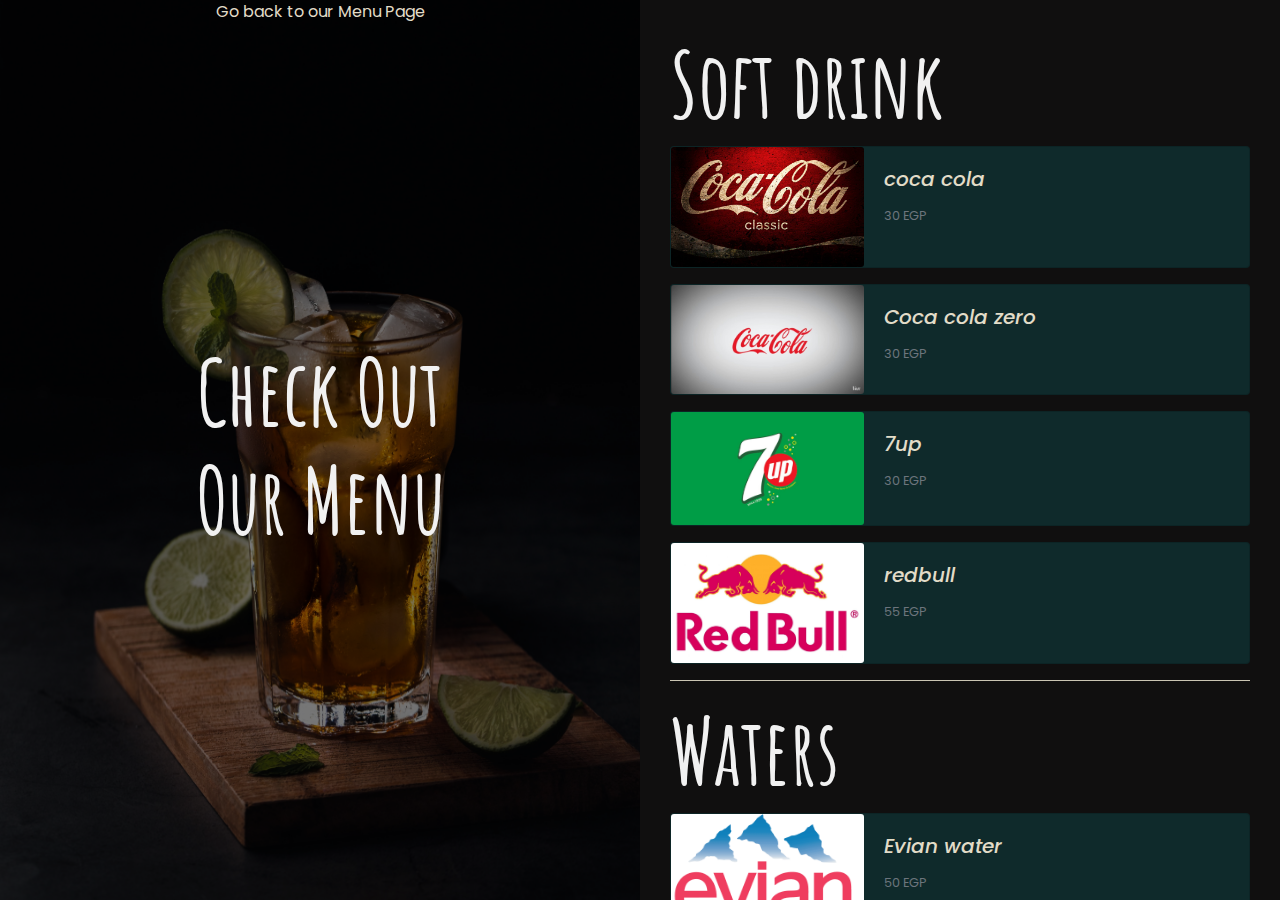
<file: beverages.html>
<!doctype html>
<html lang="en">
  <head>
    <meta charset="utf-8">
    <meta name="viewport" content="width=device-width, initial-scale=1">
    <title>The Beverages Menu</title>
    <link rel="preconnect" href="https://fonts.googleapis.com">
    <link rel="preconnect" href="https://fonts.gstatic.com" crossorigin>
    <link href="https://fonts.googleapis.com/css2?family=Amatic+SC&family=Anonymous+Pro&family=Poppins:wght@100;200;300;400;600;700&display=swap" rel="stylesheet">

    <link rel="stylesheet" href="https://maxcdn.bootstrapcdn.com/bootstrap/4.1.3/css/bootstrap.min.css">
    <script src="https://ajax.googleapis.com/ajax/libs/jquery/3.3.1/jquery.min.js"></script>
    <script src="https://cdnjs.cloudflare.com/ajax/libs/popper.js/1.14.3/umd/popper.min.js"></script>
    <script src="https://maxcdn.bootstrapcdn.com/bootstrap/4.1.3/js/bootstrap.min.js"></script>
     <link href="https://maxcdn.bootstrapcdn.com/font-awesome/4.7.0/css/font-awesome.min.css" rel="stylesheet" >

    <link rel="preconnect" href="https://fonts.googleapis.com">
    <link rel="preconnect" href="https://fonts.gstatic.com" crossorigin>
    <link href="https://fonts.googleapis.com/css2?family=Poppins:wght@100;200;300;400;600;700&display=swap" rel="stylesheet">
    <link rel="preconnect" href="https://fonts.googleapis.com">
<link rel="preconnect" href="https://fonts.gstatic.com" crossorigin>
<link href="https://fonts.googleapis.com/css2?family=Anonymous+Pro&family=Poppins:wght@100;200;300;400;600;700&display=swap" rel="stylesheet">
    <link rel="stylesheet" href="https://use.fontawesome.com/releases/v5.7.0/css/all.css" integrity="sha384-lZN37f5QGtY3VHgisS14W3ExzMWZxybE1SJSEsQp9S+oqd12jhcu+A56Ebc1zFSJ" crossorigin="anonymous">
    <link href="https://cdn.jsdelivr.net/npm/bootstrap@5.2.2/dist/css/bootstrap.min.css" rel="stylesheet" integrity="sha384-Zenh87qX5JnK2Jl0vWa8Ck2rdkQ2Bzep5IDxbcnCeuOxjzrPF/et3URy9Bv1WTRi" crossorigin="anonymous">
    <link rel="stylesheet" href="https://cdn.jsdelivr.net/npm/bootstrap@4.3.1/dist/css/bootstrap.min.css" integrity="sha384-ggOyR0iXCbMQv3Xipma34MD+dH/1fQ784/j6cY/iJTQUOhcWr7x9JvoRxT2MZw1T" crossorigin="anonymous">
    <link rel="stylesheet" href="https://cdn.jsdelivr.net/npm/bootstrap@4.6.1/dist/css/bootstrap.min.css">

    <link rel="preconnect" href="https://fonts.googleapis.com">
<link rel="preconnect" href="https://fonts.gstatic.com" crossorigin>
<link href="https://fonts.googleapis.com/css2?family=Poppins:wght@100;200;300;400;600;700&display=swap" rel="stylesheet">

  <script src="https://cdn.jsdelivr.net/npm/jquery@3.6.0/dist/jquery.slim.min.js"></script>
  <script src="https://cdn.jsdelivr.net/npm/popper.js@1.16.1/dist/umd/popper.min.js"></script>
  <script src="https://cdn.jsdelivr.net/npm/bootstrap@4.6.1/dist/js/bootstrap.bundle.min.js"></script>
    
<!-- CSS -->
<link rel="stylesheet" href="https://cdn.rtlcss.com/bootstrap/v4.5.3/css/bootstrap.min.css" integrity="sha384-JvExCACAZcHNJEc7156QaHXTnQL3hQBixvj5RV5buE7vgnNEzzskDtx9NQ4p6BJe" crossorigin="anonymous">

<!-- jQuery and JS bundle w/ Popper.js -->
<script src="https://code.jquery.com/jquery-3.5.1.slim.min.js" integrity="sha384-DfXdz2htPH0lsSSs5nCTpuj/zy4C+OGpamoFVy38MVBnE+IbbVYUew+OrCXaRkfj" crossorigin="anonymous"></script>
<script src="https://cdn.rtlcss.com/bootstrap/v4.5.3/js/bootstrap.bundle.min.js" integrity="sha384-40ix5a3dj6/qaC7tfz0Yr+p9fqWLzzAXiwxVLt9dw7UjQzGYw6rWRhFAnRapuQyK" crossorigin="anonymous"></script>

   <link rel="stylesheet" href="beverages.css">
   <link rel="stylesheet" href="footer.css">
  </head>
  <body>

    <!-- SPLIT PAGE INTO 2 -->
    <div class="row no-gutters">
        <!-- PART 1 -->
        <div class="col no-gutters">
        <div class="leftside d-flex justify-content-center align-items-center">
            <div class="back1-body1">
                <div class="back1"><img src="Beverages/half-back4.jpg"></div>
                <div class="back1 overlay justify-content-center align-items-center text-align-center">
                  <p class="hover-underline-animation"><a href="menu.html">Go back to our Menu Page</a></p>
                  
                </div>
                <h1>Check Out<br>Our Menu<br></h1>
                  
                
              </div> 
        </div>
        </div>

         <!-- PART 2 -->
        <div class="col no-gutters">
            <div class="rightside " id="right">
                
                <!-- beverages -->
                <h1>Soft drink</h1>
                <div class="card mb-3" style="max-width: 100%;">
                    <div class="row no-gutters">
                      <div class="col-md-4">
                        <img src="Beverages/coca cola.jpg" class="card-img" alt="...">
                      </div>
                      <div class="col-md-8">
                        <div class="card-body">
                          <h5 class="card-title" style="font-style: italic;">coca cola</h5>
                         
                          <p class="card-text"><small class="text-muted">30 EGP</small></p>
                        </div>
                      </div>
                    </div>
                  </div>

                  <div class="card mb-3" style="max-width: 100%;">
                    <div class="row no-gutters">
                      <div class="col-md-4">
                        <img src="Beverages/coca cola zero.jpg" class="card-img" alt="...">
                      </div>
                      <div class="col-md-8">
                        <div class="card-body">
                          <h5 class="card-title" style="font-style: italic;">Coca cola zero</h5>
                         
                          <p class="card-text"><small class="text-muted">30 EGP</small></p>
                        </div>
                      </div>
                    </div>
                  </div>

                  <div class="card mb-3" style="max-width: 100%;">
                    <div class="row no-gutters">
                      <div class="col-md-4">
                        <img src="Beverages/7up.jpg" class="card-img" alt="...">
                      </div>
                      <div class="col-md-8">
                        <div class="card-body">
                          <h5 class="card-title" style="font-style: italic;">7up</h5>
                        
                          <p class="card-text"><small class="text-muted">30 EGP</small></p>
                        </div>
                      </div>
                    </div>
                  </div>

                  <div class="card mb-3" style="max-width: 100%;">
                    <div class="row no-gutters">
                      <div class="col-md-4">
                        <img src="Beverages/redbull.webp" class="card-img" alt="...">
                      </div>
                      <div class="col-md-8">
                        <div class="card-body">
                          <h5 class="card-title" style="font-style: italic;">redbull</h5>
                         
                          <p class="card-text"><small class="text-muted">55 EGP</small></p>
                        </div>
                      </div>
                    </div>
                  </div>


                  

                  <hr style="background-color:#E2DCC8 ;">

                  <!-- WATERS -->
                  <h1>Waters</h1>
                <div class="card mb-3" style="max-width: 100%;">
                    <div class="row no-gutters">
                      <div class="col-md-4">
                        <img src="Beverages/evian.png" class="card-img" alt="...">
                      </div>
                      <div class="col-md-8">
                        <div class="card-body">
                          <h5 class="card-title" style="font-style: italic;">Evian water</h5>
                        
                          <p class="card-text"><small class="text-muted">50 EGP</small></p>
                        </div>
                      </div>
                    </div>
                  </div>

                  <div class="card mb-3" style="max-width: 100%;">
                    <div class="row no-gutters">
                      <div class="col-md-4">
                        <img src="Beverages/nestle.png" class="card-img" alt="...">
                      </div>
                      <div class="col-md-8">
                        <div class="card-body">
                          <h5 class="card-title" style="font-style: italic;">Nestle water</h5>
                        
                          <p class="card-text"><small class="text-muted">15 EGP</small></p>
                        </div>
                      </div>
                    </div>
                  </div>

                  <div class="card mb-3" style="max-width: 100%;">
                    <div class="row no-gutters">
                      <div class="col-md-4">
                        <img src="Beverages/water2.jpg" class="card-img" alt="...">
                      </div>
                      <div class="col-md-8">
                        <div class="card-body">
                          <h5 class="card-title" style="font-style: italic;">San Pellegrino Sparkling</h5>
                          
                          <p class="card-text"><small class="text-muted">50 EGP</small></p>
                        </div>
                      </div>
                    </div>
                  </div>

              <hr style="background-color:#E2DCC8 ;">

              <!-- HOT DRINKS -->
              <h1>Hot drinks</h1>
                <div class="card mb-3" style="max-width: 100%;">
                    <div class="row no-gutters">
                      <div class="col-md-4">
                        <img src="Beverages/esp1.jpg" class="card-img" alt="...">
                      </div>
                      <div class="col-md-8">
                        <div class="card-body">
                          <h5 class="card-title" style="font-style: italic;">Espresso</h5>
                      
                          <p class="card-text"><small class="text-muted">35 EGP</small></p>
                        </div>
                      </div>
                    </div>
                  </div>

                  <div class="card mb-3" style="max-width: 100%;">
                    <div class="row no-gutters">
                      <div class="col-md-4">
                        <img src="Beverages/cap1.jpg" class="card-img" alt="...">
                      </div>
                      <div class="col-md-8">
                        <div class="card-body">
                          <h5 class="card-title" style="font-style: italic;">Cappuccino</h5>
                       
                          <p class="card-text"><small class="text-muted">50 EGP</small></p>
                        </div>
                      </div>
                    </div>
                  </div>

                  <div class="card mb-3" style="max-width: 100%;">
                    <div class="row no-gutters">
                      <div class="col-md-4">
                        <img src="Beverages/tea11.jpg" class="card-img" alt="...">
                      </div>
                      <div class="col-md-8">
                        <div class="card-body">
                          <h5 class="card-title" style="font-style: italic;">Black tea</h5>
                         
                          <p class="card-text"><small class="text-muted">25 EGP</small></p>
                        </div>
                      </div>
                    </div>
                  </div>

                  <div class="card mb-3" style="max-width: 100%;">
                    <div class="row no-gutters">
                      <div class="col-md-4">
                        <img src="Beverages/Hot-Chocolate.webp" class="card-img" alt="...">
                      </div>
                      <div class="col-md-8">
                        <div class="card-body">
                          <h5 class="card-title" style="font-style: italic;">Hot chocalate</h5>
                          
                          <p class="card-text"><small class="text-muted">50 EGP</small></p>
                        </div>
                      </div>
                    </div>
                  </div>

                
                  <hr style="background-color:#E2DCC8 ;">

                 <!-- SMOOTHIE -->
              <h1>Smoothie</h1>
              <div class="card mb-3" style="max-width: 100%;">
                  <div class="row no-gutters">
                    <div class="col-md-4">
                      <img src="Beverages/_tropical smoothie.jpg" class="card-img" alt="...">
                    </div>
                    <div class="col-md-8">
                      <div class="card-body">
                        <h5 class="card-title" style="font-style: italic;">Tropical smoothie</h5>
                        
                        <p class="card-text"><small class="text-muted">60 EGP</small></p>
                      </div>
                    </div>
                  </div>
                </div>

                <div class="card mb-3" style="max-width: 100%;">
                  <div class="row no-gutters">
                    <div class="col-md-4">
                      <img src="Beverages/mango-smoothie-2.jpg" class="card-img" alt="...">
                    </div>
                    <div class="col-md-8">
                      <div class="card-body">
                        <h5 class="card-title" style="font-style: italic;">mango smoothie</h5>
                       
                        <p class="card-text"><small class="text-muted">80 EGP</small></p>
                      </div>
                    </div>
                  </div>
                </div>

                <div class="card mb-3" style="max-width: 100%;">
                  <div class="row no-gutters">
                    <div class="col-md-4">
                      <img src="Beverages/frozen-fruit-smoothie-5.jpg" class="card-img" alt="...">
                    </div>
                    <div class="col-md-8">
                      <div class="card-body">
                        <h5 class="card-title" style="font-style: italic;">Frozen fruit smoothie</h5>
                       
                        <p class="card-text"><small class="text-muted">55 EGP</small></p>
                      </div>
                    </div>
                  </div>
                </div>

                <div class="card mb-3" style="max-width: 100%;">
                  <div class="row no-gutters">
                    <div class="col-md-4">
                      <img src="Beverages/Kiwi-Smoothie copy.png" class="card-img" alt="...">
                    </div>
                    <div class="col-md-8">
                      <div class="card-body">
                        <h5 class="card-title" style="font-style: italic;">Kiwi smoothie</h5>
                        <p class="card-text">Creamy seafood soup with shrimps, mussels, calamari and dill.</p>
                        <p class="card-text"><small class="text-muted">60 EGP</small></p>
                      </div>
                    </div>
                  </div>
                </div>

                <div class="card mb-3" style="max-width: 100%;">
                  <div class="row no-gutters">
                    <div class="col-md-4">
                      <img src="Beverages/mix berry smoothie.jpg" class="card-img" alt="...">
                    </div>
                    <div class="col-md-8">
                      <div class="card-body">
                        <h5 class="card-title" style="font-style: italic;">Mixberry smoothie</h5>
                        
                        <p class="card-text"><small class="text-muted">60 EGP</small></p>
                      </div>
                    </div>
                  </div>
                </div>


                <hr style="background-color:#E2DCC8 ;">


<!-- FOOTER -->

<footer class="mainfooter" role="contentinfo">
  <div class="footer-middle">
  <div class="container">
    <div class="row">
      <div class="col-md-3 col-sm-6">
        <!--Column1-->
        <div class="footer-pad">
          <h4>Contact Us</h4>
          <ul class="list-unstyled">
            <li><a href="#"></a></li>
            <li><a href="#">LavaJava@gmail.com</a></li>
            
          </ul>
        </div>
      </div>
      <div class="col-md-3 col-sm-6">
        <!--Column1-->
        <div class="footer-pad">
          <h4>About Us</h4>
          <ul class="list-unstyled">
            <li><a href="#">Learn more our team!</a></li>
            
          </ul>
        </div>
      </div>
      <div class="col-md-3 col-sm-6">
        <!--Column1-->
        <div class="footer-pad">
          <h4>Give us Feedback</h4>
          <ul class="list-unstyled">
            <li><a href="#">Write your own feedback!</a></li>
            
            <li>
              <a href="#"></a>
            </li>
          </ul>
        </div>
      </div>
        <div class="col-md-3">
            <h4>Follow Us</h4>
            <ul class="social-network social-circle">
             <li><a href="https://www.facebook.com/" class="icoFacebook" title="Facebook"><i class="fab fa-facebook-f"></i></a></li>
             <li><a href="https://twitter.com/" class="icoLinkedin" title="Linkedin"><i class="fab fa-twitter"></i></a></li>
             <li><a href="https://www.instagram.com/" class="icoInstagram" title="Instagram"><i class="fab fa-instagram"></i></a></li>
            </ul>				
        </div>
    </div>
    <div class="row">
        <div class="col-md-12 copy">
            <p class="text-center">&copy; Copyright 2022 - Lava Java.  All rights reserved.</p>
        </div>
    </div>


  </div>
  </div>
</footer>


            </div>
        </div>
    </div>

    <script src="https://cdn.jsdelivr.net/npm/bootstrap@4.3.1/dist/js/bootstrap.min.js" integrity="sha384-JjSmVgyd0p3pXB1rRibZUAYoIIy6OrQ6VrjIEaFf/nJGzIxFDsf4x0xIM+B07jRM" crossorigin="anonymous"></script>
    <script src="https://cdn.jsdelivr.net/npm/bootstrap@5.2.2/dist/js/bootstrap.bundle.min.js" integrity="sha384-OERcA2EqjJCMA+/3y+gxIOqMEjwtxJY7qPCqsdltbNJuaOe923+mo//f6V8Qbsw3" crossorigin="anonymous"></script>
      <script src="https://cdn.jsdelivr.net/npm/@popperjs/core@2.11.6/dist/umd/popper.min.js" integrity="sha384-oBqDVmMz9ATKxIep9tiCxS/Z9fNfEXiDAYTujMAeBAsjFuCZSmKbSSUnQlmh/jp3" crossorigin="anonymous"></script>
  <script src="https://cdn.jsdelivr.net/npm/bootstrap@5.2.2/dist/js/bootstrap.min.js" integrity="sha384-IDwe1+LCz02ROU9k972gdyvl+AESN10+x7tBKgc9I5HFtuNz0wWnPclzo6p9vxnk" crossorigin="anonymous"></script>
      


              

 
    <script src="https://cdn.jsdelivr.net/npm/bootstrap@5.2.2/dist/js/bootstrap.bundle.min.js" integrity="sha384-OERcA2EqjJCMA+/3y+gxIOqMEjwtxJY7qPCqsdltbNJuaOe923+mo//f6V8Qbsw3" crossorigin="anonymous"></script>
  </body>
</html>
</file>
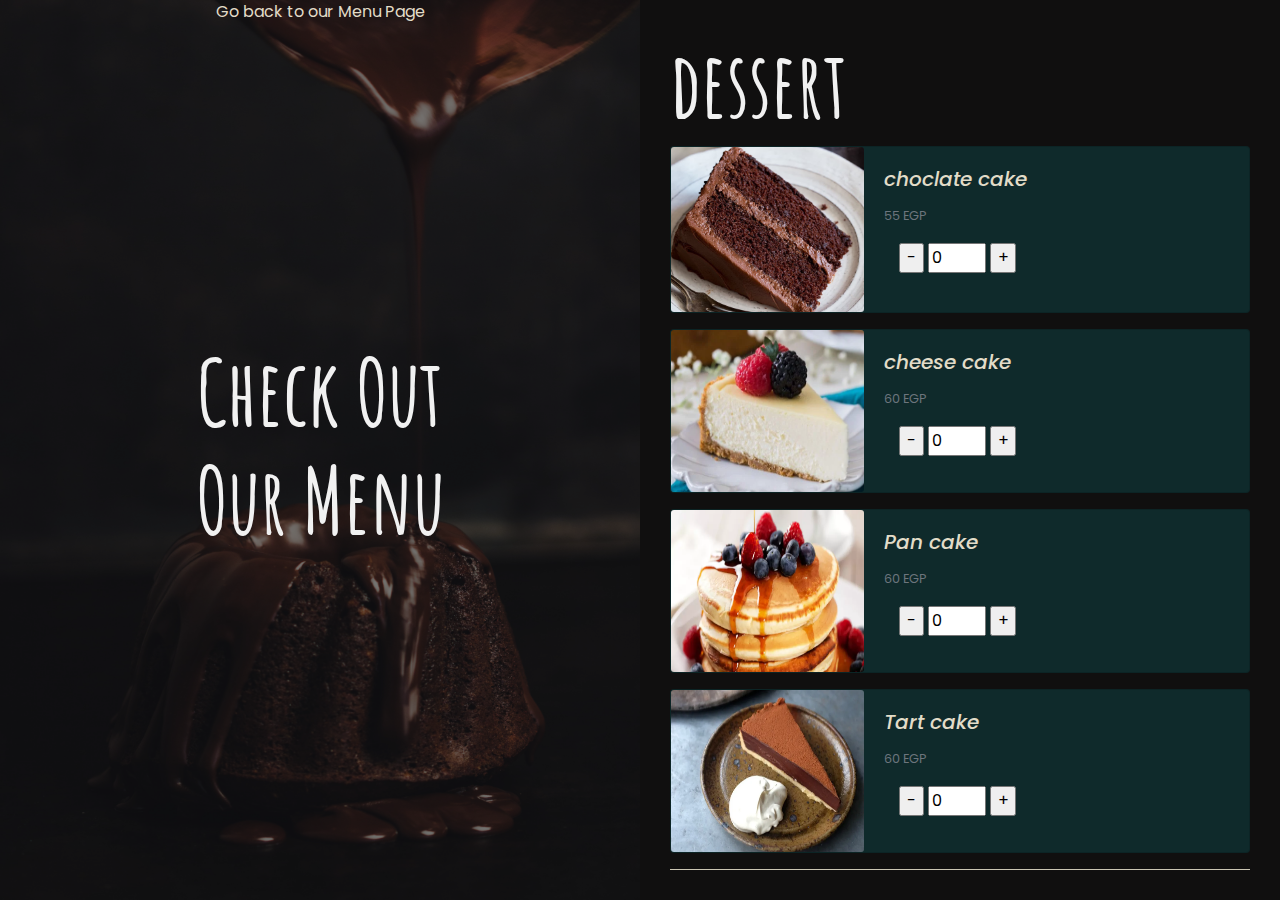
<file: dessert.html>
<!doctype html>
<html lang="en">
  <head>
    <meta charset="utf-8">
    <meta name="viewport" content="width=device-width, initial-scale=1">
    <title>The Dessert Menu</title>
    <link rel="preconnect" href="https://fonts.googleapis.com">
    <link rel="preconnect" href="https://fonts.gstatic.com" crossorigin>
    <link href="https://fonts.googleapis.com/css2?family=Amatic+SC&family=Anonymous+Pro&family=Poppins:wght@100;200;300;400;600;700&display=swap" rel="stylesheet">

    <link rel="stylesheet" href="https://maxcdn.bootstrapcdn.com/bootstrap/4.1.3/css/bootstrap.min.css">
    <script src="https://ajax.googleapis.com/ajax/libs/jquery/3.3.1/jquery.min.js"></script>
    <script src="https://cdnjs.cloudflare.com/ajax/libs/popper.js/1.14.3/umd/popper.min.js"></script>
    <script src="https://maxcdn.bootstrapcdn.com/bootstrap/4.1.3/js/bootstrap.min.js"></script>
     <link href="https://maxcdn.bootstrapcdn.com/font-awesome/4.7.0/css/font-awesome.min.css" rel="stylesheet" >

    <link rel="preconnect" href="https://fonts.googleapis.com">
    <link rel="preconnect" href="https://fonts.gstatic.com" crossorigin>
    <link href="https://fonts.googleapis.com/css2?family=Poppins:wght@100;200;300;400;600;700&display=swap" rel="stylesheet">
    <link rel="preconnect" href="https://fonts.googleapis.com">
<link rel="preconnect" href="https://fonts.gstatic.com" crossorigin>
<link href="https://fonts.googleapis.com/css2?family=Anonymous+Pro&family=Poppins:wght@100;200;300;400;600;700&display=swap" rel="stylesheet">
    <link rel="stylesheet" href="https://use.fontawesome.com/releases/v5.7.0/css/all.css" integrity="sha384-lZN37f5QGtY3VHgisS14W3ExzMWZxybE1SJSEsQp9S+oqd12jhcu+A56Ebc1zFSJ" crossorigin="anonymous">
    <link href="https://cdn.jsdelivr.net/npm/bootstrap@5.2.2/dist/css/bootstrap.min.css" rel="stylesheet" integrity="sha384-Zenh87qX5JnK2Jl0vWa8Ck2rdkQ2Bzep5IDxbcnCeuOxjzrPF/et3URy9Bv1WTRi" crossorigin="anonymous">
    <link rel="stylesheet" href="https://cdn.jsdelivr.net/npm/bootstrap@4.3.1/dist/css/bootstrap.min.css" integrity="sha384-ggOyR0iXCbMQv3Xipma34MD+dH/1fQ784/j6cY/iJTQUOhcWr7x9JvoRxT2MZw1T" crossorigin="anonymous">
    <link rel="stylesheet" href="https://cdn.jsdelivr.net/npm/bootstrap@4.6.1/dist/css/bootstrap.min.css">

    <link rel="preconnect" href="https://fonts.googleapis.com">
<link rel="preconnect" href="https://fonts.gstatic.com" crossorigin>
<link href="https://fonts.googleapis.com/css2?family=Poppins:wght@100;200;300;400;600;700&display=swap" rel="stylesheet">

  <script src="https://cdn.jsdelivr.net/npm/jquery@3.6.0/dist/jquery.slim.min.js"></script>
  <script src="https://cdn.jsdelivr.net/npm/popper.js@1.16.1/dist/umd/popper.min.js"></script>
  <script src="https://cdn.jsdelivr.net/npm/bootstrap@4.6.1/dist/js/bootstrap.bundle.min.js"></script>
    
<!-- CSS -->
<link rel="stylesheet" href="https://cdn.rtlcss.com/bootstrap/v4.5.3/css/bootstrap.min.css" integrity="sha384-JvExCACAZcHNJEc7156QaHXTnQL3hQBixvj5RV5buE7vgnNEzzskDtx9NQ4p6BJe" crossorigin="anonymous">

<!-- jQuery and JS bundle w/ Popper.js -->
<script src="https://code.jquery.com/jquery-3.5.1.slim.min.js" integrity="sha384-DfXdz2htPH0lsSSs5nCTpuj/zy4C+OGpamoFVy38MVBnE+IbbVYUew+OrCXaRkfj" crossorigin="anonymous"></script>
<script src="https://cdn.rtlcss.com/bootstrap/v4.5.3/js/bootstrap.bundle.min.js" integrity="sha384-40ix5a3dj6/qaC7tfz0Yr+p9fqWLzzAXiwxVLt9dw7UjQzGYw6rWRhFAnRapuQyK" crossorigin="anonymous"></script>

   <link rel="stylesheet" href="dessert.css">
   <link rel="stylesheet" href="footer.css">
  </head>
  <body>

    <!-- SPLIT PAGE INTO 2 -->
    <div class="row no-gutters">
        <!-- PART 1 -->
        <div class="col no-gutters">
        <div class="leftside d-flex justify-content-center align-items-center">
            <div class="back1-body1">
                <div class="back1"><img src="desserts/half-back5.jpg"></div>
                <div class="back1 overlay justify-content-center align-items-center text-align-center">
                  <p class="hover-underline-animation"><a href="menu.html">Go back to our Menu Page</a></p>
                  
                </div>
                <h1>Check Out<br>Our Menu<br></h1>
                  
                
              </div> 
        </div>
        </div>

         <!-- PART 2 -->
        <div class="col no-gutters">
            <div class="rightside " id="right">
                
                <!-- dessert -->
                <h1>dessert</h1>
                <div class="card mb-3" style="max-width: 100%;">
                    <div class="row no-gutters">
                      <div class="col-md-4">
                        <img src="desserts/chocolate cake.jpg" class="card-img" alt="...">
                      </div>
                      <div class="col-md-8">
                        <div class="card-body">
                          <h5 class="card-title" style="font-style: italic;">choclate cake</h5>
                         
                          <p class="card-text"><small class="text-muted">55 EGP</small>
                          
                            <div class="container">
                              <input type="button" onclick="decrementValue()" value="-" />
                              <input type="text" name="quantity" value="0" maxlength="2" max="10" size="1" id="number1" />
                              <input type="button" onclick="incrementValue()" value="+" />
                              </div>
                          
                          
                          </p>
                        </div>
                      </div>
                    </div>
                  </div>

                  <div class="card mb-3" style="max-width: 100%;">
                    <div class="row no-gutters">
                      <div class="col-md-4">
                        <img src="desserts/cheesecake copy.png" class="card-img" alt="...">
                      </div>
                      <div class="col-md-8">
                        <div class="card-body">
                          <h5 class="card-title" style="font-style: italic;">cheese cake</h5>
                         
                          <p class="card-text"><small class="text-muted">60 EGP</small>
                          
                            <div class="container">
                              <input type="button" onclick="decrementValue()" value="-" />
                              <input type="text" name="quantity" value="0" maxlength="2" max="10" size="1" id="number2" />
                              <input type="button" onclick="incrementValue()" value="+" />
                              </div>
                          
                          </p>
                        </div>
                      </div>
                    </div>
                  </div>

                  <div class="card mb-3" style="max-width: 100%;">
                    <div class="row no-gutters">
                      <div class="col-md-4">
                        <img src="desserts/pan cake copy.png" class="card-img" alt="...">
                      </div>
                      <div class="col-md-8">
                        <div class="card-body">
                          <h5 class="card-title" style="font-style: italic;">Pan cake</h5>
                        
                          <p class="card-text"><small class="text-muted">60 EGP</small>
                          
                          
                            <div class="container">
                              <input type="button" onclick="decrementValue()" value="-" />
                              <input type="text" name="quantity" value="0" maxlength="2" max="10" size="1" id="number3" />
                              <input type="button" onclick="incrementValue()" value="+" />
                              </div>
                          
                          </p>
                        </div>
                      </div>
                    </div>
                  </div>

                  <div class="card mb-3" style="max-width: 100%;">
                    <div class="row no-gutters">
                      <div class="col-md-4">
                        <img src="desserts/tart cake copy.png" class="card-img" alt="...">
                      </div>
                      <div class="col-md-8">
                        <div class="card-body">
                          <h5 class="card-title" style="font-style: italic;">Tart cake</h5>
                         
                          <p class="card-text"><small class="text-muted">60 EGP</small>
                          
                            <div class="container">
                              <input type="button" onclick="decrementValue()" value="-" />
                              <input type="text" name="quantity" value="0" maxlength="2" max="10" size="1" id="number4" />
                              <input type="button" onclick="incrementValue()" value="+" />
                              </div>
                          
                          </p>
                        </div>
                      </div>
                    </div>
                  </div>


                  

                  <hr style="background-color:#E2DCC8 ;">

                  <!-- Ice cream -->
                  <h1>Ice cream</h1>
                <div class="card mb-3" style="max-width: 100%;">
                    <div class="row no-gutters">
                      <div class="col-md-4">
                        <img src="desserts/chocolate icecream.jpg" class="card-img" alt="...">
                      </div>
                      <div class="col-md-8">
                        <div class="card-body">
                          <h5 class="card-title" style="font-style: italic;">chocolate icecream</h5>
                        
                          <p class="card-text"><small class="text-muted">50 EGP</small>
                            <div class="container">
                              <input type="button" onclick="decrementValue()" value="-" />
                              <input type="text" name="quantity" value="0" maxlength="2" max="10" size="1" id="number5" />
                              <input type="button" onclick="incrementValue()" value="+" />
                              </div>


                          </p>
                        </div>
                      </div>
                    </div>
                  </div>

                  <div class="card mb-3" style="max-width: 100%;">
                    <div class="row no-gutters">
                      <div class="col-md-4">
                        <img src="desserts/vanilla-ice-cream.jpg" class="card-img" alt="...">
                      </div>
                      <div class="col-md-8">
                        <div class="card-body">
                          <h5 class="card-title" style="font-style: italic;">Vanillia icecream</h5>
                        
                          <p class="card-text"><small class="text-muted">50 EGP</small>
                            <div class="container">
                              <input type="button" onclick="decrementValue()" value="-" />
                              <input type="text" name="quantity" value="0" maxlength="2" max="10" size="1" id="number6" />
                              <input type="button" onclick="incrementValue()" value="+" />
                              </div>
                          
                          </p>
                        </div>
                      </div>
                    </div>
                  </div>

                  <div class="card mb-3" style="max-width: 100%;">
                    <div class="row no-gutters">
                      <div class="col-md-4">
                        <img src="desserts/ice cream strwaberry.jpg" class="card-img" alt="...">
                      </div>
                      <div class="col-md-8">
                        <div class="card-body">
                          <h5 class="card-title" style="font-style: italic;">Strawberry icecream</h5>
                          
                          <p class="card-text"><small class="text-muted">50 EGP</small>
                            <div class="container">
                              <input type="button" onclick="decrementValue()" value="-" />
                              <input type="text" name="quantity" value="0" maxlength="2" max="10" size="1" id="number" />
                              <input type="button" onclick="incrementValue()" value="+" />
                              </div>
                          
                          </p>
                        </div>
                      </div>
                    </div>
                  </div>

              <hr style="background-color:#E2DCC8 ;">


<!-- FOOTER -->

<footer class="mainfooter" role="contentinfo">
  <div class="footer-middle">
  <div class="container">
    <div class="row">
      <div class="col-md-3 col-sm-6">
        <!--Column1-->
        <div class="footer-pad">
          <h4>Contact Us</h4>
          <ul class="list-unstyled">
            <li><a href="#"></a></li>
            <li><a href="#">LavaJava@gmail.com</a></li>
            
          </ul>
        </div>
      </div>
      <div class="col-md-3 col-sm-6">
        <!--Column1-->
        <div class="footer-pad">
          <h4>About Us</h4>
          <ul class="list-unstyled">
            <li><a href="#">Learn more our team!</a></li>
            
          </ul>
        </div>
      </div>
      <div class="col-md-3 col-sm-6">
        <!--Column1-->
        <div class="footer-pad">
          <h4>Give us Feedback</h4>
          <ul class="list-unstyled">
            <li><a href="#">Write your own feedback!</a></li>
            
            <li>
              <a href="#"></a>
            </li>
          </ul>
        </div>
      </div>
        <div class="col-md-3">
            <h4>Follow Us</h4>
            <ul class="social-network social-circle">
             <li><a href="https://www.facebook.com/" class="icoFacebook" title="Facebook"><i class="fab fa-facebook-f"></i></a></li>
             <li><a href="https://twitter.com/" class="icoLinkedin" title="Linkedin"><i class="fab fa-twitter"></i></a></li>
             <li><a href="https://www.instagram.com/" class="icoInstagram" title="Instagram"><i class="fab fa-instagram"></i></a></li>
            </ul>				
        </div>
    </div>
    <div class="row">
        <div class="col-md-12 copy">
            <p class="text-center">&copy; Copyright 2022 - Lava Java.  All rights reserved.</p>
        </div>
    </div>


  </div>
  </div>
</footer>
            </div>
        </div>
    </div>
    
     
<script >
  function incrementValue()
  {
      var value = parseInt(document.getElementById('number').value, 10);
      value = isNaN(value) ? 0 : value;
      if(value<10){
          value++;
              document.getElementById('number').value = value;
      }
  }
  function decrementValue()
  {
      var value = parseInt(document.getElementById('number').value, 10);
      value = isNaN(value) ? 0 : value;
      if(value>0){
          value--;
              document.getElementById('number').value = value;
      }
  
  }
  </script>
    
    <script src="https://cdn.jsdelivr.net/npm/bootstrap@4.3.1/dist/js/bootstrap.min.js" integrity="sha384-JjSmVgyd0p3pXB1rRibZUAYoIIy6OrQ6VrjIEaFf/nJGzIxFDsf4x0xIM+B07jRM" crossorigin="anonymous"></script>
    <script src="https://cdn.jsdelivr.net/npm/bootstrap@5.2.2/dist/js/bootstrap.bundle.min.js" integrity="sha384-OERcA2EqjJCMA+/3y+gxIOqMEjwtxJY7qPCqsdltbNJuaOe923+mo//f6V8Qbsw3" crossorigin="anonymous"></script>
      <script src="https://cdn.jsdelivr.net/npm/@popperjs/core@2.11.6/dist/umd/popper.min.js" integrity="sha384-oBqDVmMz9ATKxIep9tiCxS/Z9fNfEXiDAYTujMAeBAsjFuCZSmKbSSUnQlmh/jp3" crossorigin="anonymous"></script>
  <script src="https://cdn.jsdelivr.net/npm/bootstrap@5.2.2/dist/js/bootstrap.min.js" integrity="sha384-IDwe1+LCz02ROU9k972gdyvl+AESN10+x7tBKgc9I5HFtuNz0wWnPclzo6p9vxnk" crossorigin="anonymous"></script>
      
             
              

 
    <script src="https://cdn.jsdelivr.net/npm/bootstrap@5.2.2/dist/js/bootstrap.bundle.min.js" integrity="sha384-OERcA2EqjJCMA+/3y+gxIOqMEjwtxJY7qPCqsdltbNJuaOe923+mo//f6V8Qbsw3" crossorigin="anonymous"></script>
  </body>
</html>
</file>
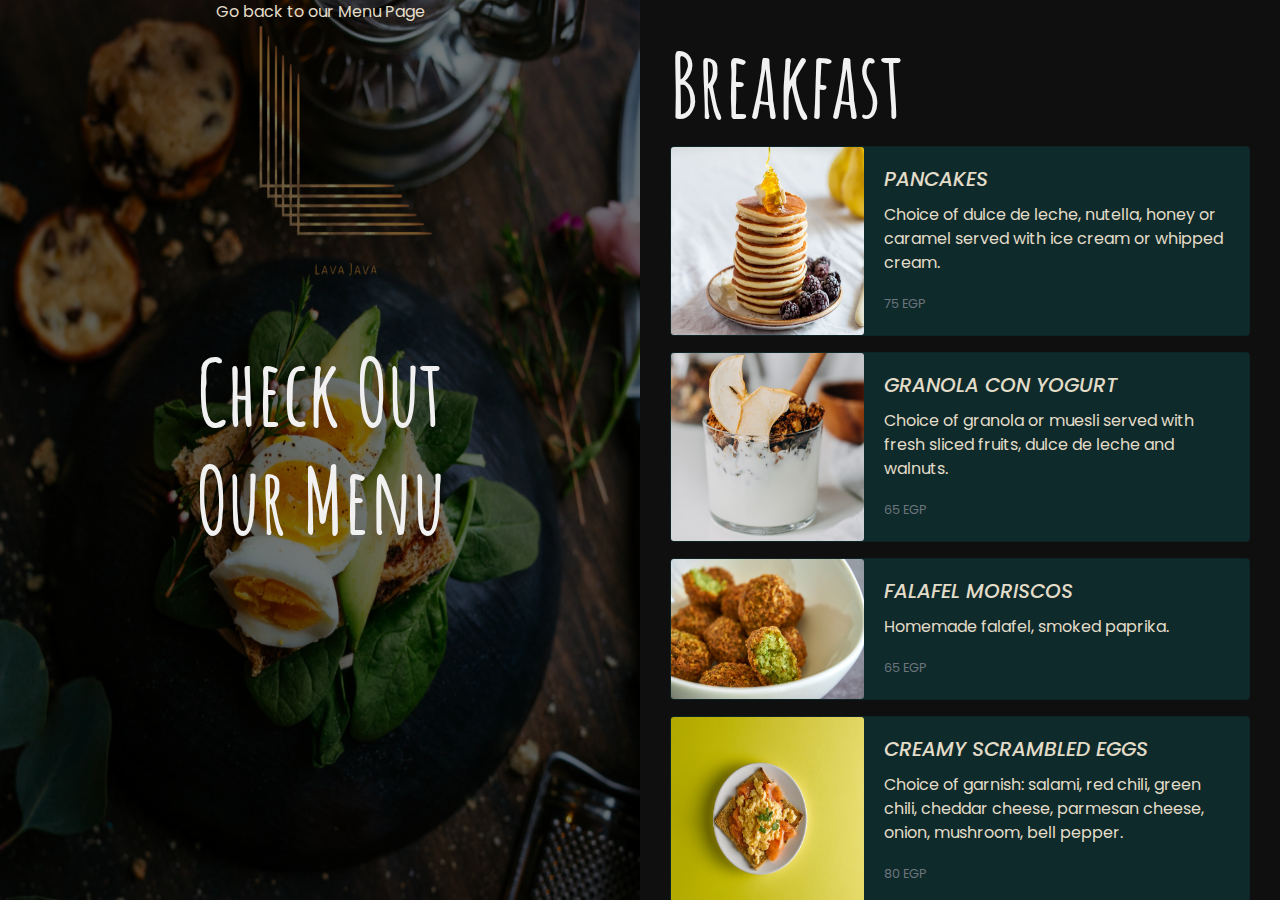
<file: food.html>
<!doctype html>
<html lang="en">
  <head>
    <meta charset="utf-8">
    <meta name="viewport" content="width=device-width, initial-scale=1">
    <title>The Food Menu</title>
    <link rel="preconnect" href="https://fonts.googleapis.com">
    <link rel="preconnect" href="https://fonts.gstatic.com" crossorigin>
    <link href="https://fonts.googleapis.com/css2?family=Amatic+SC&family=Anonymous+Pro&family=Poppins:wght@100;200;300;400;600;700&display=swap" rel="stylesheet">
    <link rel="stylesheet" href="https://maxcdn.bootstrapcdn.com/bootstrap/4.1.3/css/bootstrap.min.css">
    <script src="https://ajax.googleapis.com/ajax/libs/jquery/3.3.1/jquery.min.js"></script>
    <script src="https://cdnjs.cloudflare.com/ajax/libs/popper.js/1.14.3/umd/popper.min.js"></script>
    <script src="https://maxcdn.bootstrapcdn.com/bootstrap/4.1.3/js/bootstrap.min.js"></script>
     <link href="https://maxcdn.bootstrapcdn.com/font-awesome/4.7.0/css/font-awesome.min.css" rel="stylesheet" >

    <link rel="preconnect" href="https://fonts.googleapis.com">
    <link rel="preconnect" href="https://fonts.gstatic.com" crossorigin>
    <link href="https://fonts.googleapis.com/css2?family=Poppins:wght@100;200;300;400;600;700&display=swap" rel="stylesheet">
    <link rel="preconnect" href="https://fonts.googleapis.com">
<link rel="preconnect" href="https://fonts.gstatic.com" crossorigin>
<link href="https://fonts.googleapis.com/css2?family=Anonymous+Pro&family=Poppins:wght@100;200;300;400;600;700&display=swap" rel="stylesheet">
    <link rel="stylesheet" href="https://use.fontawesome.com/releases/v5.7.0/css/all.css" integrity="sha384-lZN37f5QGtY3VHgisS14W3ExzMWZxybE1SJSEsQp9S+oqd12jhcu+A56Ebc1zFSJ" crossorigin="anonymous">
    <link href="https://cdn.jsdelivr.net/npm/bootstrap@5.2.2/dist/css/bootstrap.min.css" rel="stylesheet" integrity="sha384-Zenh87qX5JnK2Jl0vWa8Ck2rdkQ2Bzep5IDxbcnCeuOxjzrPF/et3URy9Bv1WTRi" crossorigin="anonymous">
    <link rel="stylesheet" href="https://cdn.jsdelivr.net/npm/bootstrap@4.3.1/dist/css/bootstrap.min.css" integrity="sha384-ggOyR0iXCbMQv3Xipma34MD+dH/1fQ784/j6cY/iJTQUOhcWr7x9JvoRxT2MZw1T" crossorigin="anonymous">
    <link rel="stylesheet" href="https://cdn.jsdelivr.net/npm/bootstrap@4.6.1/dist/css/bootstrap.min.css">

    <link rel="preconnect" href="https://fonts.googleapis.com">
<link rel="preconnect" href="https://fonts.gstatic.com" crossorigin>
<link href="https://fonts.googleapis.com/css2?family=Poppins:wght@100;200;300;400;600;700&display=swap" rel="stylesheet">

  <script src="https://cdn.jsdelivr.net/npm/jquery@3.6.0/dist/jquery.slim.min.js"></script>
  <script src="https://cdn.jsdelivr.net/npm/popper.js@1.16.1/dist/umd/popper.min.js"></script>
  <script src="https://cdn.jsdelivr.net/npm/bootstrap@4.6.1/dist/js/bootstrap.bundle.min.js"></script>
<!-- CSS -->
<link rel="stylesheet" href="https://cdn.rtlcss.com/bootstrap/v4.5.3/css/bootstrap.min.css" integrity="sha384-JvExCACAZcHNJEc7156QaHXTnQL3hQBixvj5RV5buE7vgnNEzzskDtx9NQ4p6BJe" crossorigin="anonymous">

<!-- jQuery and JS bundle w/ Popper.js -->
<script src="https://code.jquery.com/jquery-3.5.1.slim.min.js" integrity="sha384-DfXdz2htPH0lsSSs5nCTpuj/zy4C+OGpamoFVy38MVBnE+IbbVYUew+OrCXaRkfj" crossorigin="anonymous"></script>
<script src="https://cdn.rtlcss.com/bootstrap/v4.5.3/js/bootstrap.bundle.min.js" integrity="sha384-40ix5a3dj6/qaC7tfz0Yr+p9fqWLzzAXiwxVLt9dw7UjQzGYw6rWRhFAnRapuQyK" crossorigin="anonymous"></script>

   <link rel="stylesheet" href="food.css">
   <link rel="stylesheet" href="footer.css">
  </head>
  <body>

    <!-- SPLIT PAGE INTO 2 -->
    <div class="row no-gutters">
        <!-- PART 1 -->
        <div class="col no-gutters">
        <div class="leftside d-flex justify-content-center align-items-center">
            <div class="back1-body1">
                <div class="back1"><img src="pics/half2.JPEG"></div>
                <div class="back1 overlay justify-content-center align-items-center text-align-center">
                  <p class="hover-underline-animation"><a href="menu.html">Go back to our Menu Page</a></p>
                  
                </div>
                <h1>Check Out<br>Our Menu<br></h1>
                  
                
              </div> 
        </div>
        </div>

         <!-- PART 2 -->
        <div class="col no-gutters">
            <div class="rightside " id="right">
                
                <!-- breakfast -->
                <h1>Breakfast</h1>
                <div class="card mb-3" style="max-width: 100%;">
                    <div class="row no-gutters">
                      <div class="col-md-4">
                        <img src="breakfast/pancake.jpg" class="card-img" alt="...">
                      </div>
                      <div class="col-md-8">
                        <div class="card-body">
                          <h5 class="card-title" style="font-style: italic;">PANCAKES</h5>
                          <p class="card-text">Choice of dulce de leche, nutella, honey or caramel served with ice cream or whipped cream.</p>
                          <p class="card-text"><small class="text-muted">75 EGP</small></p>
                        </div>
                      </div>
                    </div>
                  </div>

                  <div class="card mb-3" style="max-width: 100%;">
                    <div class="row no-gutters">
                      <div class="col-md-4">
                        <img src="breakfast/granola2.jpg" class="card-img" alt="...">
                      </div>
                      <div class="col-md-8">
                        <div class="card-body">
                          <h5 class="card-title" style="font-style: italic;">GRANOLA CON YOGURT</h5>
                          <p class="card-text">Choice of granola or muesli served with fresh sliced fruits, dulce de leche and walnuts.</p>
                          <p class="card-text"><small class="text-muted">65 EGP</small></p>
                        </div>
                      </div>
                    </div>
                  </div>

                  <div class="card mb-3" style="max-width: 100%;">
                    <div class="row no-gutters">
                      <div class="col-md-4">
                        <img src="breakfast/falafel.jpg" class="card-img" alt="...">
                      </div>
                      <div class="col-md-8">
                        <div class="card-body">
                          <h5 class="card-title" style="font-style: italic;">FALAFEL MORISCOS</h5>
                          <p class="card-text">Homemade falafel, smoked paprika.</p>
                          <p class="card-text"><small class="text-muted">65 EGP</small></p>
                        </div>
                      </div>
                    </div>
                  </div>

                  <div class="card mb-3" style="max-width: 100%;">
                    <div class="row no-gutters">
                      <div class="col-md-4">
                        <img src="breakfast/eggs.jpg" class="card-img" alt="...">
                      </div>
                      <div class="col-md-8">
                        <div class="card-body">
                          <h5 class="card-title" style="font-style: italic;">CREAMY SCRAMBLED EGGS</h5>
                          <p class="card-text">Choice of garnish: salami, red chili, green chili, cheddar cheese, parmesan cheese, onion, mushroom, bell pepper.</p>
                          <p class="card-text"><small class="text-muted">80 EGP</small></p>
                        </div>
                      </div>
                    </div>
                  </div>

                  <div class="card mb-3" style="max-width: 100%;">
                    <div class="row no-gutters">
                      <div class="col-md-4">
                        <img src="breakfast/toast.jpg" class="card-img" alt="...">
                      </div>
                      <div class="col-md-8">
                        <div class="card-body">
                          <h5 class="card-title" style="font-style: italic;">CROQUE MADAME</h5>
                          <p class="card-text">Grilled toast served with smoked turkey, creamy cheese sauce, topped with fried eggs and Served with arugula salad.</p>
                          <p class="card-text"><small class="text-muted">130 EGP</small></p>
                        </div>
                      </div>
                    </div>
                  </div>


                  <div class="card mb-3" style="max-width: 100%;">
                    <div class="row no-gutters">
                      <div class="col-md-4">
                        <img src="breakfast/salmonbread.jpg" class="card-img" alt="...">
                      </div>
                      <div class="col-md-8">
                        <div class="card-body">
                          <h5 class="card-title" style="font-style: italic;">SALMON FLAT BREAD</h5>
                          <p class="card-text">Flat bread topped with guacamole, fresh herbs, homemade cured salmon, red onion, capers, cucumber.</p>
                          <p class="card-text"><small class="text-muted">160 EGP</small></p>
                        </div>
                      </div>
                    </div>
                  </div>

                  <hr style="background-color:#E2DCC8 ;">

                  <!-- brunch -->
                  <h1>Brunch</h1>
                  <p>11:00am - 2:00pm</p>
                <div class="card mb-3" style="max-width: 100%;">
                    <div class="row no-gutters">
                      <div class="col-md-4">
                        <img src="breakfast/omelette.jpg" class="card-img" alt="...">
                      </div>
                      <div class="col-md-8">
                        <div class="card-body">
                          <h5 class="card-title" style="font-style: italic;">OMELETTE</h5>
                          <p class="card-text">Three eggs omelette, spinach, mushroom filled with creamy sauce and served with arugula salad.</p>
                          <p class="card-text"><small class="text-muted">85 EGP</small></p>
                        </div>
                      </div>
                    </div>
                  </div>

                  <div class="card mb-3" style="max-width: 100%;">
                    <div class="row no-gutters">
                      <div class="col-md-4">
                        <img src="breakfast/toast.jpg" class="card-img" alt="...">
                      </div>
                      <div class="col-md-8">
                        <div class="card-body">
                          <h5 class="card-title" style="font-style: italic;">CROQUE MADAME</h5>
                          <p class="card-text">Grilled toast served with smoked turkey, creamy cheese sauce, topped with fried eggs and Served with arugula salad.</p>
                          <p class="card-text"><small class="text-muted">130 EGP</small></p>
                        </div>
                      </div>
                    </div>
                  </div>

                  <div class="card mb-3" style="max-width: 100%;">
                    <div class="row no-gutters">
                      <div class="col-md-4">
                        <img src="breakfast/salmonbread.jpg" class="card-img" alt="...">
                      </div>
                      <div class="col-md-8">
                        <div class="card-body">
                          <h5 class="card-title" style="font-style: italic;">SALMON FLAT BREAD</h5>
                          <p class="card-text">Flat bread topped with guacamole, fresh herbs, homemade cured salmon, red onion, capers, cucumber.</p>
                          <p class="card-text"><small class="text-muted">160 EGP</small></p>
                        </div>
                      </div>
                    </div>
                  </div>

                  <div class="card mb-3" style="max-width: 100%;">
                    <div class="row no-gutters">
                      <div class="col-md-4">
                        <img src="breakfast/acai.jpg" class="card-img" alt="...">
                      </div>
                      <div class="col-md-8">
                        <div class="card-body">
                          <h5 class="card-title" style="font-style: italic;">Açaí Bowl</h5>
                          <p class="card-text">Yogurt served in açaí, seasonal fruits and homemade granola.</p>
                          <p class="card-text"><small class="text-muted">106 EGP</small></p>
                        </div>
                      </div>
                    </div>
                  </div>

                  <div class="card mb-3" style="max-width: 100%;">
                    <div class="row no-gutters">
                      <div class="col-md-4">
                        <img src="breakfast/frenchtoast.jpg" class="card-img" alt="...">
                      </div>
                  <div class="col-md-8">
                    <div class="card-body">
                      <h5 class="card-title" style="font-style: italic;">FRENCH TOAST</h5>
                      <p class="card-text">Baked french toast pudding, banana brûlée, served with a fresh seasonal fruit, cinnamon crumble.</p>
                      <p class="card-text"><small class="text-muted">70 EGP</small></p>
                    </div>
                  </div>
                </div>
              </div>

              <hr style="background-color:#E2DCC8 ;">

              <!-- TAPAS -->
              <h1>TAPAS</h1>
                <div class="card mb-3" style="max-width: 100%;">
                    <div class="row no-gutters">
                      <div class="col-md-4">
                        <img src="breakfast/grilledoct.jpg" class="card-img" alt="...">
                      </div>
                      <div class="col-md-8">
                        <div class="card-body">
                          <h5 class="card-title" style="font-style: italic;">PULPO A LA GALLEGA</h5>
                          <p class="card-text">Grilled octopus served with roasted potatoes and paprika.</p>
                          <p class="card-text"><small class="text-muted">230 EGP</small></p>
                        </div>
                      </div>
                    </div>
                  </div>

                  <div class="card mb-3" style="max-width: 100%;">
                    <div class="row no-gutters">
                      <div class="col-md-4">
                        <img src="breakfast/brie.jpg" class="card-img" alt="...">
                      </div>
                      <div class="col-md-8">
                        <div class="card-body">
                          <h5 class="card-title" style="font-style: italic;">MELTED BRIE</h5>
                          <p class="card-text">Oven-baked Brie cheese with pistachio crumbs, red-pepper jam, and baguette bread.</p>
                          <p class="card-text"><small class="text-muted">417 EGP</small></p>
                        </div>
                      </div>
                    </div>
                  </div>

                  <div class="card mb-3" style="max-width: 100%;">
                    <div class="row no-gutters">
                      <div class="col-md-4">
                        <img src="breakfast/gambas.jpg" class="card-img" alt="...">
                      </div>
                      <div class="col-md-8">
                        <div class="card-body">
                          <h5 class="card-title" style="font-style: italic;">GAMBAS BRAVAS</h5>
                          <p class="card-text">Fried shrimps served with Spanish Brava Sauce Mayonnaise and alioli.</p>
                          <p class="card-text"><small class="text-muted">330 EGP</small></p>
                        </div>
                      </div>
                    </div>
                  </div>

                  <div class="card mb-3" style="max-width: 100%;">
                    <div class="row no-gutters">
                      <div class="col-md-4">
                        <img src="breakfast/nachos.jpg" class="card-img" alt="...">
                      </div>
                      <div class="col-md-8">
                        <div class="card-body">
                          <h5 class="card-title" style="font-style: italic;">NACHOS</h5>
                          <p class="card-text">Served with melted manchego cheese and guacamole.<br>
                            *extra shrimp guacamole………43 EGP</p>
                          <p class="card-text"><small class="text-muted">130 EGP</small></p>
                        </div>
                      </div>
                    </div>
                  </div>

                  <div class="card mb-3" style="max-width: 100%;">
                    <div class="row no-gutters">
                      <div class="col-md-4">
                        <img src="breakfast/patatasbravas.jpg" class="card-img" alt="...">
                      </div>
                      <div class="col-md-8">
                        <div class="card-body">
                          <h5 class="card-title" style="font-style: italic;">PATATAS BRAVAS</h5>
                          <p class="card-text">Deep-fried potatoes topped with Brava sauce and aioli.</p>
                          <p class="card-text"><small class="text-muted">86 EGP</small></p>
                        </div>
                      </div>
                    </div>
                  </div>


                  <div class="card mb-3" style="max-width: 100%;">
                    <div class="row no-gutters">
                      <div class="col-md-4">
                        <img src="breakfast/Friedcroquettes.jpg" class="card-img" alt="...">
                      </div>
                      <div class="col-md-8">
                        <div class="card-body">
                          <h5 class="card-title" style="font-style: italic;">CROQUETAS</h5>
                          <p class="card-text">Fried croquettes: choice of chicken or Cheddar cheese, topped with Romesco sauce.</p>
                          <p class="card-text"><small class="text-muted">118 EGP</small></p>
                        </div>
                      </div>
                    </div>
                  </div>

                  <div class="card mb-3" style="max-width: 100%;">
                    <div class="row no-gutters">
                      <div class="col-md-4">
                        <img src="breakfast/shortrib.jpg" class="card-img" alt="...">
                      </div>
                      <div class="col-md-8">
                        <div class="card-body">
                          <h5 class="card-title" style="font-style: italic;">SHORT RIB CROQUETAS</h5>
                          <p class="card-text">Fried grated short rib with melted smoked gouda served with alioli.</p>
                          <p class="card-text"><small class="text-muted">150 EGP</small></p>
                        </div>
                      </div>
                    </div>
                  </div>

                  <div class="card mb-3" style="max-width: 100%;">
                    <div class="row no-gutters">
                      <div class="col-md-4">
                        <img src="breakfast/calamari.jpg" class="card-img" alt="...">
                      </div>
                      <div class="col-md-8">
                        <div class="card-body">
                          <h5 class="card-title" style="font-style: italic;">CALAMARES</h5>
                          <p class="card-text">Fried calamari aioli.</p>
                          <p class="card-text"><small class="text-muted">193 EGP</small></p>
                        </div>
                      </div>
                    </div>
                  </div>

                  <div class="card mb-3" style="max-width: 100%;">
                    <div class="row no-gutters">
                      <div class="col-md-4">
                        <img src="breakfast/mussels.jpg" class="card-img" alt="...">
                      </div>
                      <div class="col-md-8">
                        <div class="card-body">
                          <h5 class="card-title" style="font-style: italic;">MEJILLONES</h5>
                          <p class="card-text">Mussels in creamy sauce served with french fries<br>
                            *Optional with white wine …..32 EGP</p>
                          <p class="card-text"><small class="text-muted">200 EGP</small></p>
                        </div>
                      </div>
                    </div>
                  </div>

                  <hr style="background-color:#E2DCC8 ;">

                 <!-- SOUP -->
              <h1>SOUP</h1>
              <div class="card mb-3" style="max-width: 100%;">
                  <div class="row no-gutters">
                    <div class="col-md-4">
                      <img src="breakfast/onionsoup.jpg" class="card-img" alt="...">
                    </div>
                    <div class="col-md-8">
                      <div class="card-body">
                        <h5 class="card-title" style="font-style: italic;">CEBOLLA</h5>
                        <p class="card-text">Onion soup, Emmental cheese, toasted bread.</p>
                        <p class="card-text"><small class="text-muted">118 EGP</small></p>
                      </div>
                    </div>
                  </div>
                </div>

                <div class="card mb-3" style="max-width: 100%;">
                  <div class="row no-gutters">
                    <div class="col-md-4">
                      <img src="breakfast/chickensoup.jpg" class="card-img" alt="...">
                    </div>
                    <div class="col-md-8">
                      <div class="card-body">
                        <h5 class="card-title" style="font-style: italic;">POLLO A LA CREMA</h5>
                        <p class="card-text">Creamy chicken soup with lemon.</p>
                        <p class="card-text"><small class="text-muted">139 EGP</small></p>
                      </div>
                    </div>
                  </div>
                </div>

                <div class="card mb-3" style="max-width: 100%;">
                  <div class="row no-gutters">
                    <div class="col-md-4">
                      <img src="breakfast/mushroomsoup.jpg" class="card-img" alt="...">
                    </div>
                    <div class="col-md-8">
                      <div class="card-body">
                        <h5 class="card-title" style="font-style: italic;">CHAMPIGNON</h5>
                        <p class="card-text">Mushroom soup, cream, parsley, parmesan cheese.</p>
                        <p class="card-text"><small class="text-muted">128 EGP</small></p>
                      </div>
                    </div>
                  </div>
                </div>

                <div class="card mb-3" style="max-width: 100%;">
                  <div class="row no-gutters">
                    <div class="col-md-4">
                      <img src="breakfast/seafoodsoup.jpg" class="card-img" alt="...">
                    </div>
                    <div class="col-md-8">
                      <div class="card-body">
                        <h5 class="card-title" style="font-style: italic;">CRUSTACEOS</h5>
                        <p class="card-text">Creamy seafood soup with shrimps, mussels, calamari and dill.</p>
                        <p class="card-text"><small class="text-muted">175 EGP</small></p>
                      </div>
                    </div>
                  </div>
                </div>

                <hr style="background-color:#E2DCC8 ;">

                <!-- MAIN DISHES -->
              <h1>LAVA JAVA'S MAINS</h1>
              <div class="card mb-3" style="max-width: 100%;">
                  <div class="row no-gutters">
                    <div class="col-md-4">
                      <img src="breakfast/cheeseburger.jpg" class="card-img" alt="...">
                    </div>
                    <div class="col-md-8">
                      <div class="card-body">
                        <h5 class="card-title" style="font-style: italic;">HAMBURGUESA CON QUESO</h5>
                        <p class="card-text">Cheeseburger: tomato, lettuce, gherkins, mayonnaise, caramalized onions, mixed cheese fondue, french fries.</p>
                        <p class="card-text"><small class="text-muted">193 EGP</small></p>
                      </div>
                    </div>
                  </div>
                </div>

                <div class="card mb-3" style="max-width: 100%;">
                  <div class="row no-gutters">
                    <div class="col-md-4">
                      <img src="breakfast/grilledchicken.jpg" class="card-img" alt="...">
                    </div>
                    <div class="col-md-8">
                      <div class="card-body">
                        <h5 class="card-title" style="font-style: italic;">POLLO AL AJILLO</h5>
                        <p class="card-text">Grilled chicken breast, brown garlic sauce, roasted walnuts served with your choice of 2 side dishes.</p>
                        <p class="card-text"><small class="text-muted">209 EGP</small></p>
                      </div>
                    </div>
                  </div>
                </div>

                <div class="card mb-3" style="max-width: 100%;">
                  <div class="row no-gutters">
                    <div class="col-md-4">
                      <img src="breakfast/Tenderloin.jpg" class="card-img" alt="...">
                    </div>
                    <div class="col-md-8">
                      <div class="card-body">
                        <h5 class="card-title" style="font-style: italic;">SOLOMILLO ENCEBOLLADO</h5>
                        <p class="card-text">Tenderloin with caramelized onion sauce served with a choice of 2 side dishes.</p>
                        <p class="card-text"><small class="text-muted">412 EGP</small></p>
                      </div>
                    </div>
                  </div>
                </div>

                <div class="card mb-3" style="max-width: 100%;">
                  <div class="row no-gutters">
                    <div class="col-md-4">
                      <img src="breakfast/grilledsalmon.jpg" class="card-img" alt="...">
                    </div>
                    <div class="col-md-8">
                      <div class="card-body">
                        <h5 class="card-title" style="font-style: italic;">SALMON A LA PARILLA</h5>
                        <p class="card-text">Grilled salmon fillet served with lemon and dill sauce served with your choice of 2 side dishes.</p>
                        <p class="card-text"><small class="text-muted">380 EGP</small></p>
                      </div>
                    </div>
                  </div>
                </div>

                <div class="card mb-3" style="max-width: 100%;">
                  <div class="row no-gutters">
                    <div class="col-md-4">
                      <img src="breakfast/fishdish.jpg" class="card-img" alt="...">
                    </div>
                    <div class="col-md-8">
                      <div class="card-body">
                        <h5 class="card-title" style="font-style: italic;">PESCADO DEL DIA</h5>
                        <p class="card-text">Fish of the day served with with lemon and dill sauce served with your choice of two side dishes.</p>
                        <p class="card-text"><small class="text-muted">370 EGP</small></p>
                      </div>
                    </div>
                  </div>
                </div>


                <div class="card mb-3" style="max-width: 100%;">
                  <div class="row no-gutters">
                    <div class="col-md-4">
                      <img src="breakfast/ribeye.jpg" class="card-img" alt="...">
                    </div>
                    <div class="col-md-8">
                      <div class="card-body">
                        <h5 class="card-title" style="font-style: italic;">CHULETON A LA GALLEGA</h5>
                        <p class="card-text">Angus rib eye served with a choice of sauce and two side dishes.</p>
                        <p class="card-text"><small class="text-muted">396 EGP</small></p>
                      </div>
                    </div>
                  </div>
                </div>

                <hr style="background-color:#E2DCC8 ;">

                 <!-- PAELLAS -->
              <h1>PAELLAS</h1>
              <div class="card mb-3" style="max-width: 100%;">
                  <div class="row no-gutters">
                    <div class="col-md-4">
                      <img src="breakfast/chickenpaella.jpeg" class="card-img" alt="...">
                    </div>
                    <div class="col-md-8">
                      <div class="card-body">
                        <h5 class="card-title" style="font-style: italic;">PAELLA VALENCIANA</h5>
                        <p class="card-text">Valence style paella: chicken, rabbit, tomato, bell pepper, onion and garlic.</p>
                        <p class="card-text"><small class="text-muted">*1 Person …….. 155 EGP<br>
                                                                        *2 Person …….. 235 EGP<br>
                                                                         *4 Person …….. 396 EGP</small></p>
                      </div>
                    </div>
                  </div>
                </div>

                <div class="card mb-3" style="max-width: 100%;">
                  <div class="row no-gutters">
                    <div class="col-md-4">
                      <img src="breakfast/beefpaellla.jpeg" class="card-img" alt="...">
                    </div>
                    <div class="col-md-8">
                      <div class="card-body">
                        <h5 class="card-title" style="font-style: italic;">PAELLA DE CARNE</h5>
                        <p class="card-text">Minced beef sauce, beef salami, smoked paprika, green olives and fava beans.</p>
                        <p class="card-text"><small class="text-muted">*1 Person …….. 170 EGP<br>
                                                                        *2 Person …….. 287 EGP<br>
                                                                         *4 Person …….. 546 EGP</small></p>
                      </div>
                    </div>
                  </div>
                </div>

                <div class="card mb-3" style="max-width: 100%;">
                  <div class="row no-gutters">
                    <div class="col-md-4">
                      <img src="breakfast/seafoodpaella.jpeg" class="card-img" alt="...">
                    </div>
                    <div class="col-md-8">
                      <div class="card-body">
                        <h5 class="card-title" style="font-style: italic;">PAELLA DE MARISCOS (CHEF JAVA'S SPECIALITY)</h5>
                        <p class="card-text">Seafood paella: squid, prawns, mussels, shrimps, calamari and choice of white wine.</p>
                        <p class="card-text"><small class="text-muted">*1 Person …….. 262 EGP<br>
                                                                        *2 Person …….. 439 EGP<br>
                                                                        *4 Person …….. 851 EGP</small></p>
                      </div>
                    </div>
                  </div>
                </div>

                <hr style="background-color:#E2DCC8 ;">

                 <!-- PIZZAS -->
              <h1>PIZZAS</h1>
              <div class="card mb-3" style="max-width: 100%;">
                  <div class="row no-gutters">
                    <div class="col-md-4">
                      <img src="breakfast/margaritapizza.jpg" class="card-img" alt="...">
                    </div>
                    <div class="col-md-8">
                      <div class="card-body">
                        <h5 class="card-title" style="font-style: italic;">LA MARGHERITA</h5>
                        <p class="card-text">Tomato sauce, mozzarella, and basil.</p>
                        <p class="card-text"><small class="text-muted">123 EGP</small></p>
                      </div>
                    </div>
                  </div>
                </div>

                <div class="card mb-3" style="max-width: 100%;">
                  <div class="row no-gutters">
                    <div class="col-md-4">
                      <img src="breakfast/seafoodpizza.webp" class="card-img" alt="...">
                    </div>
                    <div class="col-md-8">
                      <div class="card-body">
                        <h5 class="card-title" style="font-style: italic;">LA DEL MAR</h5>
                        <p class="card-text">Seafood pizza with tomato sauce, shrimps, octopus and smoked salmon.</p>
                        <p class="card-text"><small class="text-muted">330 EGP</small></p>
                      </div>
                    </div>
                  </div>
                </div>

                <hr style="background-color:#E2DCC8 ;">


                 <!-- PASTAS -->
              <h1>PASTAS</h1>
              <div class="card mb-3" style="max-width: 100%;">
                  <div class="row no-gutters">
                    <div class="col-md-4">
                      <img src="breakfast/ChickenRigatoni.jpeg" class="card-img" alt="...">
                    </div>
                    <div class="col-md-8">
                      <div class="card-body">
                        <h5 class="card-title" style="font-style: italic;">BAKED CHICKEN RIGATONI</h5>
                        <p class="card-text">Baked Chicken Rigatoni with a fusion of classic truffle, parmesan sauce & sensational creamy mushroom.</p>
                        <p class="card-text"><small class="text-muted">198 EGP</small></p>
                      </div>
                    </div>
                  </div>
                </div>

                <div class="card mb-3" style="max-width: 100%;">
                  <div class="row no-gutters">
                    <div class="col-md-4">
                      <img src="breakfast/bolongese.jpg" class="card-img" alt="...">
                    </div>
                    <div class="col-md-8">
                      <div class="card-body">
                        <h5 class="card-title" style="font-style: italic;">BOLOGNESE</h5>
                        <p class="card-text">Homemade pasta with minced meat and tomato sauce.</p>
                        <p class="card-text"><small class="text-muted">150 EGP</small></p>
                      </div>
                    </div>
                  </div>
                </div>

                <div class="card mb-3" style="max-width: 100%;">
                    <div class="row no-gutters">
                      <div class="col-md-4">
                        <img src="breakfast/chickenpastamuchrom.jpeg" class="card-img" alt="...">
                      </div>
                      <div class="col-md-8">
                        <div class="card-body">
                          <h5 class="card-title" style="font-style: italic;">POLLO A LA CREMA</h5>
                          <p class="card-text">Penne with creamy chicken sauce and fresh mushrooms.</p>
                          <p class="card-text"><small class="text-muted">169 EGP</small></p>
                        </div>
                      </div>
                    </div>
                  </div>

                  <div class="card mb-3" style="max-width: 100%;">
                    <div class="row no-gutters">
                      <div class="col-md-4">
                        <img src="breakfast/shrimppasta.jpg" class="card-img" alt="...">
                      </div>
                      <div class="col-md-8">
                        <div class="card-body">
                          <h5 class="card-title" style="font-style: italic;">MARISCOS CON CREMA Y HINOJO</h5>
                          <p class="card-text">Homemade pasta with shrimps, calamari, mussels, cream and dill.</p>
                          <p class="card-text"><small class="text-muted">340 EGP</small></p>
                        </div>
                      </div>
                    </div>
                  </div>

                <hr style="background-color:#E2DCC8 ;">


<!-- FOOTER -->

<footer class="mainfooter" role="contentinfo">
  <div class="footer-middle">
  <div class="container">
    <div class="row">
      <div class="col-md-3 col-sm-6">
        <!--Column1-->
        <div class="footer-pad">
          <h4>Contact Us</h4>
          <ul class="list-unstyled">
            <li><a href="#"></a></li>
            <li><a href="#">LavaJava@gmail.com</a></li>
            
          </ul>
        </div>
      </div>
      <div class="col-md-3 col-sm-6">
        <!--Column1-->
        <div class="footer-pad">
          <h4>About Us</h4>
          <ul class="list-unstyled">
            <li><a href="#">Learn more our team!</a></li>
            
          </ul>
        </div>
      </div>
      <div class="col-md-3 col-sm-6">
        <!--Column1-->
        <div class="footer-pad">
          <h4>Give us Feedback</h4>
          <ul class="list-unstyled">
            <li><a href="#">Write your own feedback!</a></li>
            
            <li>
              <a href="#"></a>
            </li>
          </ul>
        </div>
      </div>
        <div class="col-md-3">
            <h4>Follow Us</h4>
            <ul class="social-network social-circle">
             <li><a href="https://www.facebook.com/" class="icoFacebook" title="Facebook"><i class="fab fa-facebook-f"></i></a></li>
             <li><a href="https://twitter.com/" class="icoLinkedin" title="Linkedin"><i class="fab fa-twitter"></i></a></li>
             <li><a href="https://www.instagram.com/" class="icoInstagram" title="Instagram"><i class="fab fa-instagram"></i></a></li>
            </ul>				
        </div>
    </div>
    <div class="row">
        <div class="col-md-12 copy">
            <p class="text-center">&copy; Copyright 2022 - Lava Java.  All rights reserved.</p>
        </div>
    </div>


  </div>
  </div>
</footer>


            </div>
            </div>
    </div>

    <script src="https://cdn.jsdelivr.net/npm/bootstrap@4.3.1/dist/js/bootstrap.min.js" integrity="sha384-JjSmVgyd0p3pXB1rRibZUAYoIIy6OrQ6VrjIEaFf/nJGzIxFDsf4x0xIM+B07jRM" crossorigin="anonymous"></script>
    <script src="https://cdn.jsdelivr.net/npm/bootstrap@5.2.2/dist/js/bootstrap.bundle.min.js" integrity="sha384-OERcA2EqjJCMA+/3y+gxIOqMEjwtxJY7qPCqsdltbNJuaOe923+mo//f6V8Qbsw3" crossorigin="anonymous"></script>
      <script src="https://cdn.jsdelivr.net/npm/@popperjs/core@2.11.6/dist/umd/popper.min.js" integrity="sha384-oBqDVmMz9ATKxIep9tiCxS/Z9fNfEXiDAYTujMAeBAsjFuCZSmKbSSUnQlmh/jp3" crossorigin="anonymous"></script>
  <script src="https://cdn.jsdelivr.net/npm/bootstrap@5.2.2/dist/js/bootstrap.min.js" integrity="sha384-IDwe1+LCz02ROU9k972gdyvl+AESN10+x7tBKgc9I5HFtuNz0wWnPclzo6p9vxnk" crossorigin="anonymous"></script>
      

 
    <script src="https://cdn.jsdelivr.net/npm/bootstrap@5.2.2/dist/js/bootstrap.bundle.min.js" integrity="sha384-OERcA2EqjJCMA+/3y+gxIOqMEjwtxJY7qPCqsdltbNJuaOe923+mo//f6V8Qbsw3" crossorigin="anonymous"></script>
  </body>
</html>
</file>
<file: beverages.css>
/*HEADER*/
h1{
    z-index: 10;
    color: #F1F1F1;
    font-family: 'Amatic SC', cursive;
    font-size: 90px;
    font-weight: bold;
  }

h2{
    z-index: 10;
    color: #E2DCC8;
    font-family: 'Playfair Display', serif;
    font-size: 40px;

  }
 p{
    color:#E2DCC8;
    z-index: 10;
 } 



/*BODY*/
body {
    background: #100F0F    !important;
    font-family: 'Poppins', sans-serif;
    overflow: hidden;

  }
/*for scrolling effect*/
  @media (min-width: 768px){
    #right {
        position: absolute;
        top: 0;
        bottom: 0;
        right: 0;
        overflow-y: scroll;
        width: 100%;
      }
    }

 .leftside, .rightside{
    width: 100%;
    height: 100vh;
 }

 /*LEFT SIDE*/
 .leftside{
    background-color: #060606;
 }

 .back1-body1{
    position: relative;
    width: 100%;
    height:100vh;
    justify-content: center;
    display: flex;
    text-align: center;
    align-items: center;
}

  .back1{
    width: 100%;
    height:100%;
    top: 0;
    left: 0;
    position: absolute;
    align-items: center;
    
  }
  .back1 img{
    width: 100%;
    height: 100%;
  }
  .overlay {
    z-index: 3;
    margin: 0px;
    background: #00000085;
    position: absolute;
    justify-content: center;
    align-items: center;
    text-align: center;
  }

  .hover-underline-animation {
    display: inline-block;
    position: relative;
    color: #E2DCC8;
  }
  
  .hover-underline-animation::after {
    content: '';
    position: absolute;
    width: 100%;
    transform: scaleX(0);
    height: 2px;
    bottom: 0;
    left: 0;
    background-color: #e2dcc8e3;
    transform-origin: bottom right;
    transition: transform 0.25s ease-out;
  }
  
  .hover-underline-animation:hover::after {
    transform: scaleX(1);
    transform-origin: bottom left;
  }

  a{
    color:#E2DCC8 ;
    text-decoration: dotted;
  }


/*RIGHT SIDE*/
 .rightside{
    background: #100F0F;
    display: block;
    text-align: left;
    padding: 30px;
 }

 .card{
    background: #0f3d3e97;
    color: #E2DCC8;

 }

 .card img{
    width: 150 px;
    height: 150 px;
 }

 a:link{
  color:#E2DCC8 ;
  text-decoration: dotted;
}
a:visited{
  color:#E2DCC8 ;
 
}
</file>
<file: footer.css>
footer {
    background: #16222A;
    background: -webkit-linear-gradient(59deg, #100F0F, #E2DCC8);
    background: linear-gradient(59deg, #100F0F, #0F3D3E);
    color: white;
    margin-top:100px;
    bottom: 0%;
    width: 100%;
    top: auto;
  
  }

  footer a {
    color: #fff;
    font-size: 14px;
    transition-duration: 0.2s;
  }

  footer a:hover {
    color: #FA944B;
    text-decoration: none;
  }

  .copy {
    font-size: 12px;
    padding: 10px;
    border-top: 1px solid #FFFFFF;
  }

  .footer-middle {
    padding-top: 2em;
    color: white;
  }


  /*SOCİAL İCONS*/

  /* footer social icons */

  ul.social-network {
    list-style: none;
    display: inline;
    margin-left: 0 !important;
    padding: 0;

  }

  ul.social-network li {
    display: inline;
    margin: 0 5px;
  }


  /* footer social icons */

  .social-network a.icoFacebook:hover {
    background-color: #3B5998;
  }

  .social-network a.icoLinkedin:hover {
    background-color: #007bb7;
  }
  .social-network a.icoInstagram:hover {
    background-color: #C13584;
  }

  .social-network a.icoFacebook:hover i,
  .social-network a.icoLinkedin:hover i,
  .social-network a.icoInstagram:hover i{
    color: #fff;
  }

  .social-network a.socialIcon:hover,
  .socialHoverClass {
    color: #44BCDD;
  }

  .social-circle li a {
    display: inline-block;
    position: relative;
    margin: 0 auto 0 auto;
    -moz-border-radius: 50%;
    -webkit-border-radius: 50%;
    border-radius: 50%;
    text-align: center;
    width: 30px;
    height: 30px;
    font-size: 15px;
  }

  .social-circle li i {
    margin: 0;
    line-height: 30px;
    text-align: center;
  }

  .social-circle li a:hover i,
  .triggeredHover {
    -moz-transform: rotate(360deg);
    -webkit-transform: rotate(360deg);
    -ms--transform: rotate(360deg);
    transform: rotate(360deg);
    -webkit-transition: all 0.2s;
    -moz-transition: all 0.2s;
    -o-transition: all 0.2s;
    -ms-transition: all 0.2s;
    transition: all 0.2s;
  }

  .social-circle i {
    color: #595959;
    -webkit-transition: all 0.8s;
    -moz-transition: all 0.8s;
    -o-transition: all 0.8s;
    -ms-transition: all 0.8s;
    transition: all 0.8s;
  }

  .social-network a {
    background-color: #F9F9F9;
  }
</file>
<file: dessert.css>
/*HEADER*/
h1{
  z-index: 10;
  color: #F1F1F1;
  font-family: 'Amatic SC', cursive;
  font-size: 90px;
  font-weight: bold;
}

h2{
  z-index: 10;
  color: #E2DCC8;
  font-family: 'Playfair Display', serif;
  font-size: 40px;

}
p{
  color:#E2DCC8;
  z-index: 10;
} 



/*BODY*/
body {
  background: #100F0F    !important;
  font-family: 'Poppins', sans-serif;
  overflow: hidden;

}
/*for scrolling effect*/
@media (min-width: 768px){
  #right {
      position: absolute;
      top: 0;
      bottom: 0;
      right: 0;
      overflow-y: scroll;
      width: 100%;
    }
  }

.leftside, .rightside{
  width: 100%;
  height: 100vh;
}

/*LEFT SIDE*/
.leftside{
  background-color: #060606;
}

.back1-body1{
  position: relative;
  width: 100%;
  height:100vh;
  justify-content: center;
  display: flex;
  text-align: center;
  align-items: center;
}

.back1{
  width: 100%;
  height:100%;
  top: 0;
  left: 0;
  position: absolute;
  align-items: center;
  
}
.back1 img{
  width: 100%;
  height: 100%;
}
.overlay {
  z-index: 3;
  margin: 0px;
  background: #00000085;
  position: absolute;
  justify-content: center;
  align-items: center;
  text-align: center;
}

.hover-underline-animation {
  display: inline-block;
  position: relative;
  color: #E2DCC8;
}

.hover-underline-animation::after {
  content: '';
  position: absolute;
  width: 100%;
  transform: scaleX(0);
  height: 2px;
  bottom: 0;
  left: 0;
  background-color: #e2dcc8e3;
  transform-origin: bottom right;
  transition: transform 0.25s ease-out;
}

.hover-underline-animation:hover::after {
  transform: scaleX(1);
  transform-origin: bottom left;
}

a{
  color:#E2DCC8 ;
  text-decoration: dotted;
}


/*RIGHT SIDE*/
.rightside{
  background: #100F0F;
  display: block;
  text-align: left;
  padding: 30px;
}

.card{
  background: #0f3d3e97;
  color: #E2DCC8;

}

.card img{
  width: 100%;
  height: 100%;
}

a:link{
  color:#E2DCC8 ;
  text-decoration: dotted;
}
a:visited{
  color:#E2DCC8 ;
 
}
</file>
<file: food.css>
/*HEADER*/
h1{
    z-index: 10;
    color: #F1F1F1;
    font-family: 'Amatic SC', cursive;
    font-size: 90px;
    font-weight: bold;
  }

h2{
    z-index: 10;
    color: #E2DCC8;
    font-family: 'Playfair Display', serif;
    font-size: 40px;

  }
 p{
    color:#E2DCC8;
    z-index: 10;
 } 



/*BODY*/
body {
    background: #100F0F    !important;
    font-family: 'Poppins', sans-serif;
    overflow: hidden;

  }
/*for scrolling effect*/
  @media (min-width: 768px){
    #right {
        position: absolute;
        top: 0;
        bottom: 0;
        right: 0;
        overflow-y: scroll;
        width: 100%;
      }
    }

 .leftside, .rightside{
    width: 100%;
    height: 100vh;
 }

 /*LEFT SIDE*/
 .leftside{
    background-color: #060606;
 }

 .back1-body1{
    position: relative;
    width: 100%;
    height:100vh;
    justify-content: center;
    display: flex;
    text-align: center;
    align-items: center;
}

  .back1{
    width: 100%;
    height:100%;
    top: 0;
    left: 0;
    position: absolute;
    align-items: center;
    
  }
  .back1 img{
    width: 100%;
    height: 100%;
  }
  .overlay {
    z-index: 3;
    margin: 0px;
    background: #00000085;
    position: absolute;
    justify-content: center;
    align-items: center;
    text-align: center;
  }

  .hover-underline-animation {
    display: inline-block;
    position: relative;
    color: #E2DCC8;
  }
  
  .hover-underline-animation::after {
    content: '';
    position: absolute;
    width: 100%;
    transform: scaleX(0);
    height: 2px;
    bottom: 0;
    left: 0;
    background-color: #e2dcc8e3;
    transform-origin: bottom right;
    transition: transform 0.25s ease-out;
  }
  
  .hover-underline-animation:hover::after {
    transform: scaleX(1);
    transform-origin: bottom left;
  }

  a:link{
    color:#E2DCC8 ;
    text-decoration: dotted;
  }
  a:visited{
    color:#E2DCC8 ;
   
  }


/*RIGHT SIDE*/
 .rightside{
    background: #100F0F;
    display: block;
    text-align: left;
    padding: 30px;
 }

 .card{
    background: #0f3d3e97;
    color: #E2DCC8;

 }

 .card img{
    width: 100%;
    height: 100%;
 }
</file>
